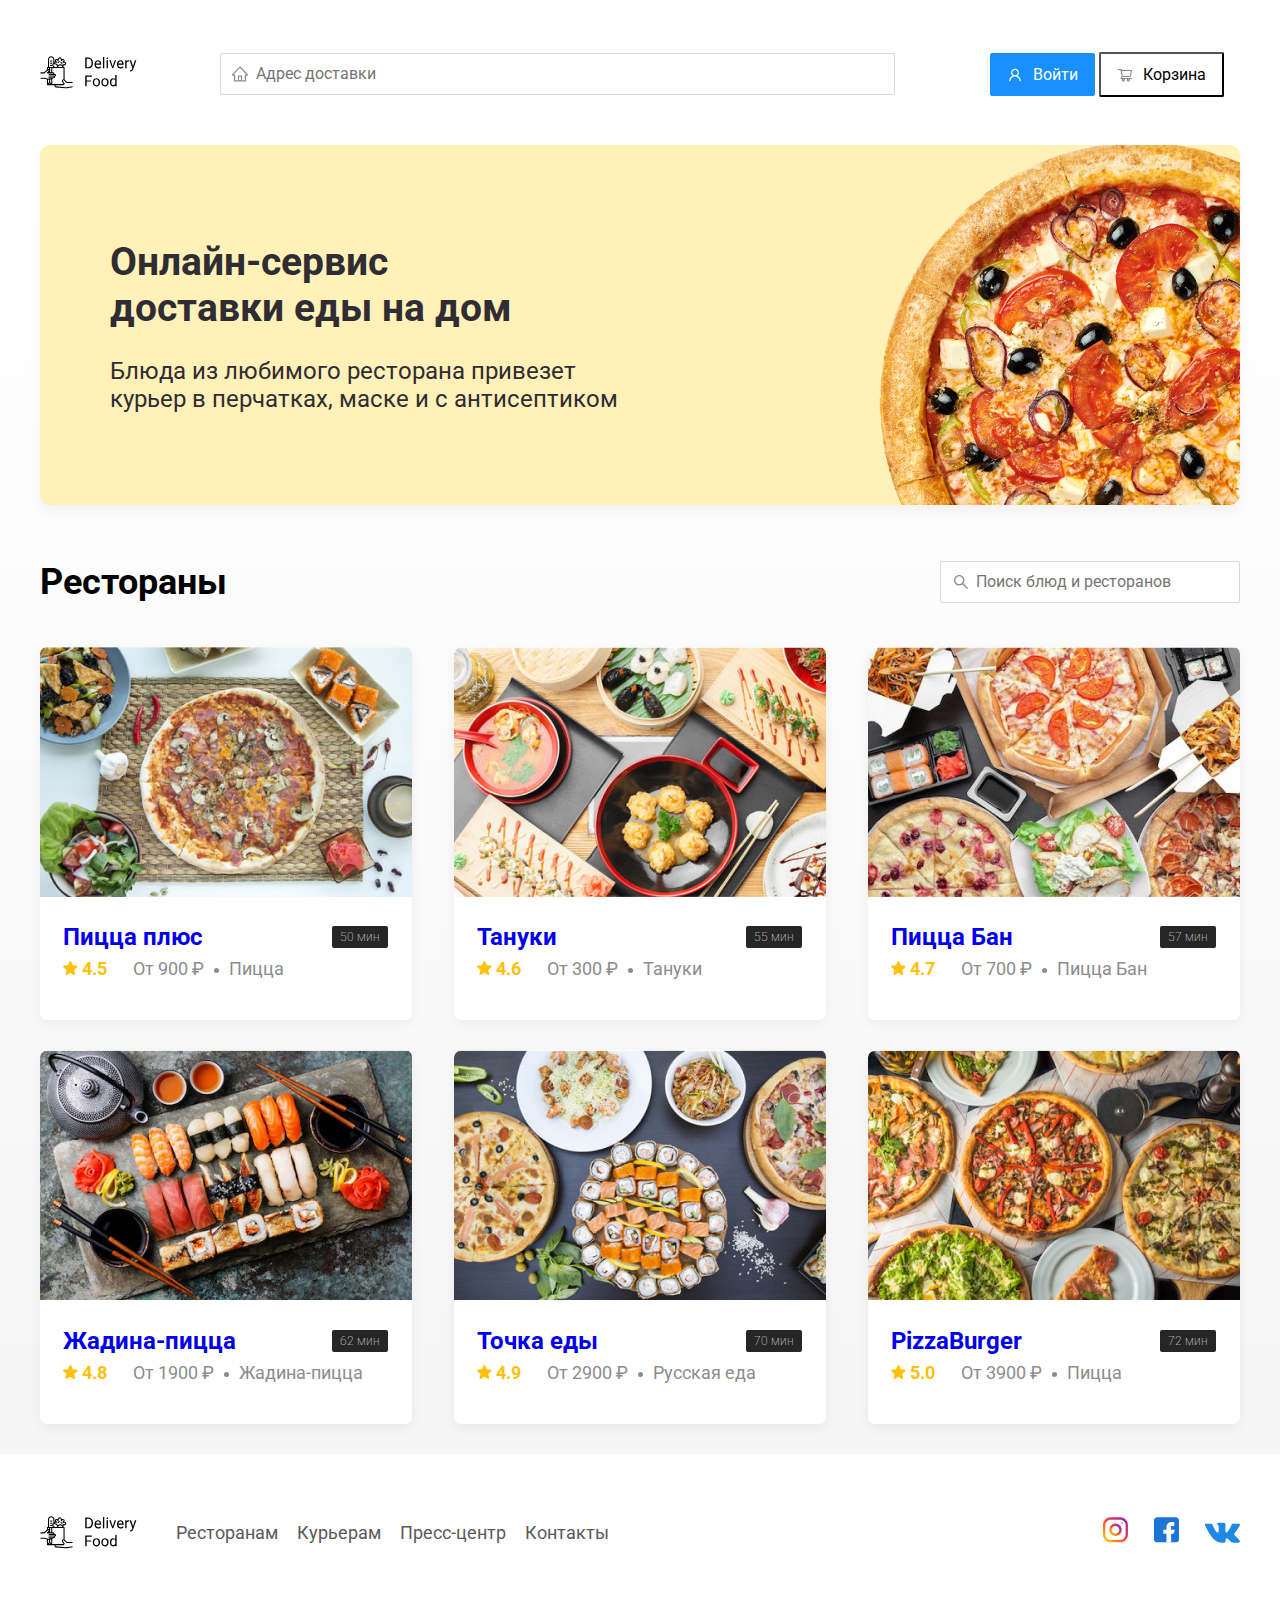
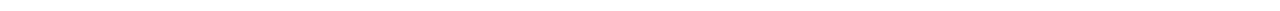
<file: index.html>
<!DOCTYPE html>
<html lang="ru">
  <head>
    <meta charset="UTF-8" />
    <meta name="viewport" content="width=device-width, initial-scale=1.0" />
    <title>Delivery Food - доставка еды на дом</title>
    <!-- Подключили фонт Roboto с http://fonts.google.com/  -->
    <link
      href="https://fonts.googleapis.com/css?family=Roboto:400,700&display=swap&subset=cyrillic"
      rel="stylesheet"
    />
    <!-- C сайта https://necolas.github.io/normalize.css/ -->
    <link rel="stylesheet" href="css\normalize.css" />
    <!-- Подключаем стили -->
    <link rel="stylesheet" href="css/style.css" />
  </head>
  <body>
    <div class="container">
      <!--Шапка сайта -->
      <header class="header">
        <!-- Логотип -->
        <a href="index.html" class="logo">
          <img src="img\logo.svg" alt="Logo" class="logo" />
        </a>
        
        <input
          type="text"
          class="input input-address"
          placeholder="Адрес доставки"
        />
        <div class="button">
          <button class="button button-primary">
            <img src="img/user.svg" alt="user" class="button-icon" />
            <span class="button-text">Войти</span>
          </button>
          <button class="button">
            <img
              src="img/shopping-cart.svg"
              alt="shopping cart"
              class="button-icon"
            />
            <span class="button-text">Корзина</span>
          </button>
        </div>
      </header>
    </div>
    <!-- /.container -->

    <main class="main">
      <div class="container">
        <div class="container">
          <section class="promo">
            <h1 class="promo-title">Онлайн-сервис <br />доставки еды на дом</h1>
            <p class="promo-text">
              Блюда из любимого ресторана привезет курьер в перчатках, маске и с
              антисептиком
            </p>
          </section>

          <section class="restaurants">
            <div class="section-heading">
              <h2 class="section-title">Рестораны</h2>
              <input
                type="text"
                class="input input-search"
                placeholder="Поиск блюд и ресторанов"
              />
            </div>

            <div class="cards">
              <a href="restaurant.html" class="card">
                <img src="img/image.jpg" alt="image" class="card-image" />
                <div class="card-text">
                  <div class="card-heading">
                    <h3 class="card-title">Пицца плюс</h3>
                    <span class="card-tag tag">50 мин</span>
                  </div>
                  <!-- /.card-heading -->
                  <div class="card-info">
                    <div class="rating">
                      <img
                        src="img/rating.svg"
                        alt="rating"
                        class="rating-star"
                      />
                      4.5
                    </div>
                    <div class="price">От 900 ₽</div>
                    <div class="category">Пицца</div>
                  </div>
                  <!-- /.card info -->
                </div>
                <!-- /.cards-text -->
              </a>
              <!-- /.card -->
              <a href="restaurant.html" class="card">
                <img src="img/Tanyki.jpg" alt="Tanyki" class="card-image" />
                <div class="card-text">
                  <div class="card-heading">
                    <h3 class="card-title">Тануки</h3>
                    <span class="card-tag tag">55 мин</span>
                  </div>
                  <!-- /.card-heading -->
                  <div class="card-info">
                    <div class="rating">
                      <img
                        src="img/rating.svg"
                        alt="rating"
                        class="rating-star"
                      />
                      4.6
                    </div>
                    <div class="price">От 300 ₽</div>
                    <div class="category">Тануки</div>
                  </div>
                  <!-- /.card info -->
                </div>
                <!-- /.cards-text -->
              </a>
              <!-- /.card -->
              <a href="restaurant.html" class="card">
                <img src="img/FoodBan.jpg" alt="FoodBan" class="card-image" />
                <div class="card-text">
                  <div class="card-heading">
                    <h3 class="card-title">Пицца Бан</h3>
                    <span class="card-tag tag">57 мин</span>
                  </div>
                  <!-- /.card-heading -->
                  <div class="card-info">
                    <div class="rating">
                      <img
                        src="img/rating.svg"
                        alt="rating"
                        class="rating-star"
                      />
                      4.7
                    </div>
                    <div class="price">От 700 ₽</div>
                    <div class="category">Пицца Бан</div>
                  </div>
                  <!-- /.card info -->
                </div>
                <!-- /.cards-text -->
              </a>
              <!-- /.card -->
              <a href="restaurant.html" class="card">
                <img
                  src="img/Жадина-пицца.jpg"
                  alt="Жадина-пицца"
                  class="card-image"
                />
                <div class="card-text">
                  <div class="card-heading">
                    <h3 class="card-title">Жадина-пицца</h3>
                    <span class="card-tag tag">62 мин</span>
                  </div>
                  <!-- /.card-heading -->
                  <div class="card-info">
                    <div class="rating">
                      <img
                        src="img/rating.svg"
                        alt="rating"
                        class="rating-star"
                      />
                      4.8
                    </div>
                    <div class="price">От 1900 ₽</div>
                    <div class="category">Жадина-пицца</div>
                  </div>
                  <!-- /.card info -->
                </div>
                <!-- /.cards-text -->
              </a>
              <!-- /.card -->
              <a href="restaurant.html" class="card">
                <img src="img/Tochka.jpg" alt="Tochka" class="card-image" />
                <div class="card-text">
                  <div class="card-heading">
                    <h3 class="card-title">Точка еды</h3>
                    <span class="card-tag tag">70 мин</span>
                  </div>
                  <!-- /.card-heading -->
                  <div class="card-info">
                    <div class="rating">
                      <img
                        src="img/rating.svg"
                        alt="rating"
                        class="rating-star"
                      />
                      4.9
                    </div>
                    <div class="price">От 2900 ₽</div>
                    <div class="category">Русская еда</div>
                  </div>
                  <!-- /.card info -->
                </div>
                <!-- /.cards-text -->
              </a>
              <!-- /.card -->
              <a href="restaurant.html" class="card">
                <img src="img/Pizza.jpg" alt="image" class="card-image" />
                <div class="card-text">
                  <div class="card-heading">
                    <h3 class="card-title">PizzaBurger</h3>
                    <span class="card-tag tag">72 мин</span>
                  </div>
                  <!-- /.card-heading -->
                  <div class="card-info">
                    <div class="rating">
                      <img
                        src="img/rating.svg"
                        alt="rating"
                        class="rating-star"
                      />
                      5.0
                    </div>
                    <div class="price">От 3900 ₽</div>
                    <div class="category">Пицца</div>
                  </div>
                  <!-- /.card info -->
                </div>
                <!-- /.cards-text -->
              </a>
              <!-- /.card -->
            </div>
            <!-- /.cards -->
          </section>
        </div>
      </div>
      <!-- /.container -->
    </main>

    <footer class="footer">
      <div class="container">
        <div class="footer-block">
          <img src="img/logo.svg" alt="logo" class="logo footer-logo" />
          <nav class="footer-nav">
            <a href="#" class="footer-link">Ресторанам </a>
            <a href="#" class="footer-link">Курьерам</a>
            <a href="# " class="footer-link">Пресс-центр</a>
            <a href="#" class="footer-link">Контакты</a>
          </nav>
          <div class="social-links">
            <a href="#" class="social-link"
              ><img src="img/instagram.svg" alt="instagram"
            /></a>
            <a href="#" class="social-link"
              ><img src="img/facebook.svg" alt="facebook"
            /></a>
            <a href="#" class="social-link"
              ><img src="img/VK.svg" alt="В контакте"
            /></a>
          </div>
          <!-- /.social-link  -->
        </div>
      </div>
    </footer>
  </body>
</html>
</file>
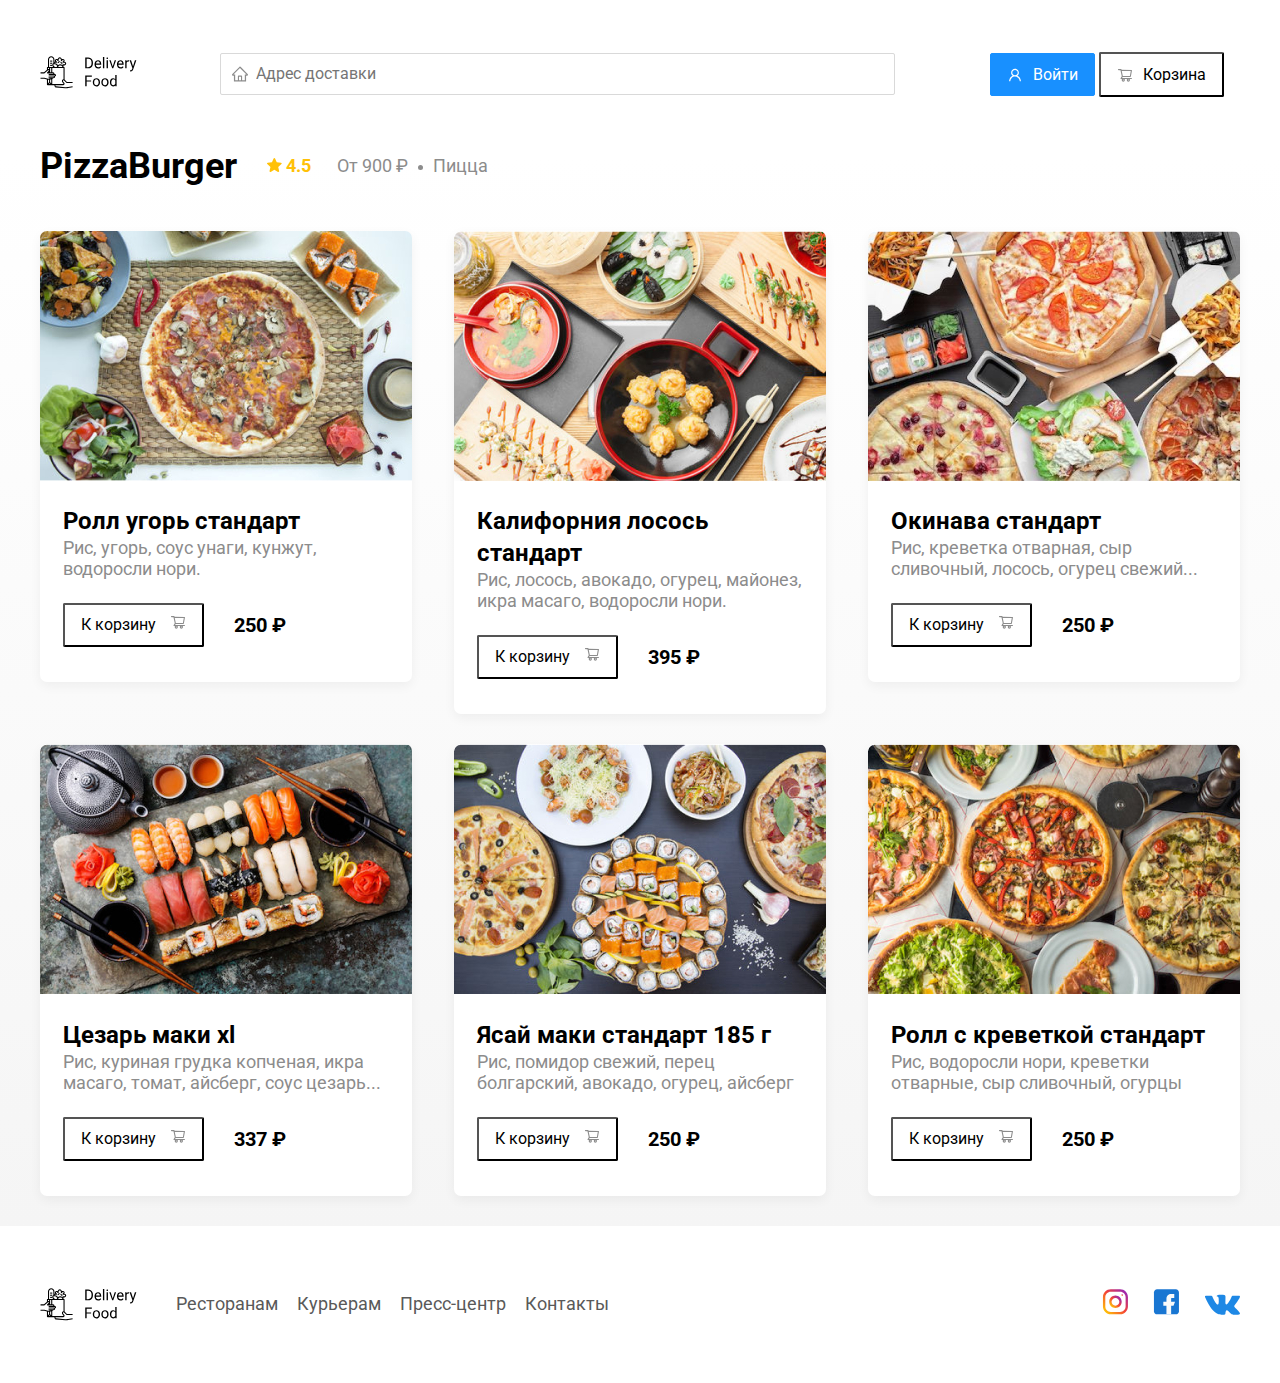
<file: restaurant.html>
<!DOCTYPE html>
<html lang="ru">
  <head>
    <meta charset="UTF-8" />
    <meta name="viewport" content="width=device-width, initial-scale=1.0" />
    <title>PizzaBurger - доставка еды на дом</title>
    <!-- Подключили фонт Roboto с http://fonts.google.com/  -->
    <link
      href="https://fonts.googleapis.com/css?family=Roboto:400,700&display=swap&subset=cyrillic"
      rel="stylesheet"
    />
    <!-- C сайта https://necolas.github.io/normalize.css/ -->
    <link rel="stylesheet" href="css\normalize.css" />
    <!-- Подключаем анимацию https://daneden.github.io/animate.css/ -->
    <link rel="stylesheet" href="css/animate.css">
    <!-- Подключаем стили -->
    <link rel="stylesheet" href="css/style.css" />
  </head>
  <body>
    <div class="container">
      <!--Шапка сайта -->
      <header class="header">
        <!-- Логотип -->
        <a href="index.html" class="logo">
          <img src="img\logo.svg" alt="Logo" class="logo" />
        </a>
        <input
          type="text"
          class="input input-address"
          placeholder="Адрес доставки"
        />
        <div class="button">
          <button class="button button-primary">
            <img src="img/user.svg" alt="user" class="button-icon" />
            <span class="button-text">Войти</span>
          </button>
          <button class="button" id="cart-button">
            <img
              src="img/shopping-cart.svg"
              alt="shopping cart"
              class="button-icon"
            />
            <span class="button-text">Корзина</span>
          </button>
        </div>
      </header>
    </div>
    <!-- /.container -->

    <main class="main">
      <div class="container">
        <div class="container">
          <!--   <section class="promo">
            <h1 class="promo-title">Онлайн-сервис <br />доставки еды на дом</h1>
            <p class="promo-text">
              Блюда из любимого ресторана привезет курьер в перчатках, маске и с
              антисептиком
            </p>
          </section> -->

          <section class="restaurants">
            <div class="section-heading">
              <h2 class="section-title">PizzaBurger</h2>
              <!-- <input
                type="text"
                class="input input-search"
                placeholder="Поиск блюд и ресторанов"
              /> -->
              <div class="card-info">
                <div class="rating">
                  <img src="img/rating.svg" alt="rating" class="rating-star" />
                  4.5
                </div>

                <div class="price">От 900 ₽</div>
                <div class="category">Пицца</div>
              </div>
            </div>

            <div class="cards">
              <div class="card wow fadeInUp" data-wow-delay="0.2s">
                <img src="img/image.jpg" alt="image" class="card-image" />
                <div class="card-text">
                  <div class="card-heading">
                    <h3 class="card-title card-title-tag">
                      Ролл угорь стандарт
                    </h3>
                    <!-- <span class="card-tag tag">50 мин</span> -->
                  </div>
                  <!-- /.card-heading -->
                  <div class="card-info">
                    <!-- <div class="rating">
                      <img
                        src="img/rating.svg"
                        alt="rating"
                        class="rating-star"
                      />
                      4.5
                    </div> -->

                    <!-- <div class="price">От 900 ₽</div> -->
                    <div class="ingedients">
                      Рис, угорь, соус унаги, кунжут, водоросли нори.
                    </div>
                  </div>
                  <!-- /.card info -->
                  <div class="card-buttons">
                    <button class="button batton-primary">
                      <span class="button-card-text">К корзину</span>
                      <img
                        src="img/shopping-cart.svg"
                        alt="shopping-cart-white"
                        class="button-card-image"
                      />
                    </button>
                    <strong class="card-price-bold">250 ₽</strong>
                  </div>
                </div>
                <!-- /.cards-text -->
              </div>
              <!-- /.card -->
              <div class="card wow fadeInUp" data-wow-delay="0.4s" >
                <img src="img/Tanyki.jpg" alt="Tanyki" class="card-image" />
                <div class="card-text">
                  <div class="card-heading">
                    <h3 class="card-title card-title-tag">
                      Калифорния лосось стандарт
                    </h3>
                    <!-- <span class="card-tag tag">50 мин</span> -->
                  </div>
                  <!-- /.card-heading -->
                  <div class="card-info">
                    <!-- <div class="rating">
                      <img
                        src="img/rating.svg"
                        alt="rating"
                        class="rating-star"
                      />
                      4.5
                    </div> -->

                    <!-- <div class="price">От 900 ₽</div> -->
                    <div class="ingedients">
                      Рис, лосось, авокадо, огурец, майонез, икра масаго,
                      водоросли нори.
                    </div>
                  </div>
                  <!-- /.card info -->
                  <div class="card-buttons">
                    <button class="button batton-primary">
                      <span class="button-card-text">К корзину</span>
                      <img
                        src="img/shopping-cart.svg"
                        alt="shopping-cart-white"
                        class="button-card-image"
                      />
                    </button>
                    <strong class="card-price-bold">395 ₽</strong>
                  </div>
                </div>
                <!-- /.cards-text -->
              </div>
              <!-- /.card -->
              <div class="card wow fadeInUp" data-wow-delay="0.6s">
                <img src="img/FoodBan.jpg" alt="FoodBan" class="card-image" />
                <div class="card-text">
                  <div class="card-heading">
                    <h3 class="card-title card-title-tag">Окинава стандарт</h3>
                    <!-- <span class="card-tag tag">50 мин</span> -->
                  </div>
                  <!-- /.card-heading -->
                  <div class="card-info">
                    <!-- <div class="rating">
                      <img
                        src="img/rating.svg"
                        alt="rating"
                        class="rating-star"
                      />
                      4.5
                    </div> -->

                    <!-- <div class="price">От 900 ₽</div> -->
                    <div class="ingedients">
                      Рис, креветка отварная, сыр сливочный, лосось, огурец
                      свежий...
                    </div>
                  </div>
                  <!-- /.card info -->
                  <div class="card-buttons">
                    <button class="button batton-primary">
                      <span class="button-card-text">К корзину</span>
                      <img
                        src="img/shopping-cart.svg"
                        alt="shopping-cart-white"
                        class="button-card-image"
                      />
                    </button>
                    <strong class="card-price-bold">250 ₽</strong>
                  </div>
                </div>
                <!-- /.cards-text -->
              </div>
              <!-- /.card -->
              <div class="card wow fadeInUp" data-wow-delay="0.2s">
                <img
                  src="img/Жадина-пицца.jpg"
                  alt="Жадина-пицца"
                  class="card-image"
                />
                <div class="card-text">
                  <div class="card-heading">
                    <h3 class="card-title card-title-tag">Цезарь маки хl</h3>
                    <!-- <span class="card-tag tag">50 мин</span> -->
                  </div>
                  <!-- /.card-heading -->
                  <div class="card-info">
                    <!-- <div class="rating">
                      <img
                        src="img/rating.svg"
                        alt="rating"
                        class="rating-star"
                      />
                      4.5
                    </div> -->

                    <!-- <div class="price">От 900 ₽</div> -->
                    <div class="ingedients">
                      Рис, куриная грудка копченая, икра масаго, томат, айсберг,
                      соус цезарь...
                    </div>
                  </div>
                  <!-- /.card info -->
                  <div class="card-buttons">
                    <button class="button batton-primary">
                      <span class="button-card-text">К корзину</span>
                      <img
                        src="img/shopping-cart.svg"
                        alt="shopping-cart-white"
                        class="button-card-image"
                      />
                    </button>
                    <strong class="card-price-bold">337 ₽</strong>
                  </div>
                </div>
                <!-- /.cards-text -->
              </div>
              <!-- /.card -->
              <div class="card wow fadeInUp" data-wow-delay="0.4s">
                <img src="img/Tochka.jpg" alt="Tochka" class="card-image" />
                <div class="card-text">
                  <div class="card-heading">
                    <h3 class="card-title card-title-tag">
                      Ясай маки стандарт 185 г
                    </h3>
                    <!-- <span class="card-tag tag">50 мин</span> -->
                  </div>
                  <!-- /.card-heading -->
                  <div class="card-info">
                    <!-- <div class="rating">
                      <img
                        src="img/rating.svg"
                        alt="rating"
                        class="rating-star"
                      />
                      4.5
                    </div> -->

                    <!-- <div class="price">От 900 ₽</div> -->
                    <div class="ingedients">
                      Рис, помидор свежий, перец болгарский, авокадо, огурец,
                      айсберг
                    </div>
                  </div>
                  <!-- /.card info -->
                  <div class="card-buttons">
                    <button class="button batton-primary">
                      <span class="button-card-text">К корзину</span>
                      <img
                        src="img/shopping-cart.svg"
                        alt="shopping-cart-white"
                        class="button-card-image"
                      />
                    </button>
                    <strong class="card-price-bold">250 ₽</strong>
                  </div>
                </div>
                <!-- /.cards-text -->
              </div>
              <!-- /.card -->
              <div class="card wow fadeInUp" data-wow-delay="0.6s">
                <img src="img/Pizza.jpg" alt="image" class="card-image" />
                <div class="card-text">
                  <div class="card-heading">
                    <h3 class="card-title card-title-tag">
                      Ролл с креветкой стандарт
                    </h3>
                    <!-- <span class="card-tag tag">50 мин</span> -->
                  </div>
                  <!-- /.card-heading -->
                  <div class="card-info">
                    <!-- <div class="rating">
                      <img
                        src="img/rating.svg"
                        alt="rating"
                        class="rating-star"
                      />
                      4.5
                    </div> -->

                    <!-- <div class="price">От 900 ₽</div> -->
                    <div class="ingedients">
                      Рис, водоросли нори, креветки отварные, сыр сливочный,
                      огурцы
                    </div>
                  </div>
                  <!-- /.card info -->
                  <div class="card-buttons">
                    <button class="button batton-primary">
                      <span class="button-card-text">К корзину</span>
                      <img
                        src="img/shopping-cart.svg"
                        alt="shopping-cart-white"
                        class="button-card-image"
                      />
                    </button>
                    <strong class="card-price-bold">250 ₽</strong>
                  </div>
                </div>
                <!-- /.cards-text -->
              </div>
              <!-- /.card -->
            </div>
            <!-- /.cards -->
          </section>
        </div>
      </div>
      <!-- /.container -->
    </main>

    <footer class="footer">
      <div class="container">
        <div class="footer-block">
          <img src="img/logo.svg" alt="logo" class="logo footer-logo" />
          <nav class="footer-nav">
            <a href="#" class="footer-link">Ресторанам </a>
            <a href="#" class="footer-link">Курьерам</a>
            <a href="# " class="footer-link">Пресс-центр</a>
            <a href="#" class="footer-link">Контакты</a>
          </nav>
          <div class="social-links">
            <a href="#" class="social-link"
              ><img src="img/instagram.svg" alt="instagram"
            /></a>
            <a href="#" class="social-link"
              ><img src="img/facebook.svg" alt="facebook"
            /></a>
            <a href="#" class="social-link"
              ><img src="img/VK.svg" alt="В контакте"
            /></a>
          </div>
          <!-- /.social-link  -->
        </div>
      </div>
    </footer>

    <div class="modal">
      <div class="modal-dialog">
        <div class="modal-header">
          <h3 class="modal-title">Корзина</h3>
          <div class="button close">&times;</div>
        </div>
        <!-- modal-header -->
        <div class="modal-body">
          <div class="food-row">
            <span class="food-name">Ролл угорь стандарт</span>
            <strong class="food-price">250 ₽</strong>
            <div class="food-counter">
              <button class="counter-button">-</button>
              <span class="counter">1</span>
              <button class="counter-button">+</button>
            </div>
          </div>
          <!-- /.food-row -->
          <div class="food-row">
            <span class="food-name">Ролл угорь стандарт</span>
            <strong class="food-price">250 ₽</strong>
            <div class="food-counter">
              <button class="counter-button">-</button>
              <span class="counter">1</span>
              <button class="counter-button">+</button>
            </div>
          </div>
          <!-- /.food-row -->
          <div class="food-row">
            <span class="food-name">Ролл угорь стандарт</span>
            <strong class="food-price">250 ₽</strong>
            <div class="food-counter">
              <button class="counter-button">-</button>
              <span class="counter">1</span>
              <button class="counter-button">+</button>
            </div>
          </div>
          <!-- /.food-row -->
          <div class="food-row">
            <span class="food-name">Ролл угорь стандарт</span>
            <strong class="food-price">250 ₽</strong>
            <div class="food-counter">
              <button class="counter-button">-</button>
              <span class="counter">1</span>
              <button class="counter-button">+</button>
            </div>
          </div>
          <!-- /.food-row -->
        </div>
        <!-- /.modal-body -->
        <div class="modal-footer">
          <span class="modal-pricetag">1250 ₽</span>
          <div class="footer-buttons">
            <button class="button button-primary">Оформить заказ</button>
            <button class="button">Отмена</button>
          </div>
        </div>
        <!-- /.model-footer -->
      </div>
      <!-- /.modal-dialog -->
    </div>
    <script src="js/wow.min.js"></script>
    <script src="js/main.js"></script>
  </body>
</html>
</file>
<file: css/style.css>
* {
  box-sizing: border-box;
}
body {
  font-family: "Roboto", sans-serif;
  padding-top: 44px;
}
.container {
  max-width: 1200px;
  margin: auto;
}
.header {
  display: flex;
  align-items: center;
  justify-content: space-between;
  /*margin-top: 44px;*/
  margin-bottom: 40px;
}
.input {
  background: #ffffff;
  border: 1px solid #d9d9d9;
  border-radius: 2px;
  font-size: 16px;
  line-height: 24px;
  padding: 8px;
  padding-left: 35px;
  background-repeat: no-repeat;
  background-position: left 11px center;
}
.input-address {
  /*  */
  flex: 0.8;
  /*  width: 690px; */
  background-image: url(../img/home.svg);
}
.input-search {
  width: 300px;
  background-image: url(../img/search.svg);
  margin-left: auto;
}
.button {
  padding: 8px 16px;
  background: #ffffff;
  /*border: 1px solid #d9d9d9;*/
  box-sizing: border-box;
  box-shadow: 0px 0px 2px rgba(0, 0, 0, 0.0015);
  border-radius: 2px;
  /*color: #595959;*/
  font-size: 16px;
  line-height: 24px;
}
.button-primary {
  background: #1890ff;
  border: 1px solid #1890ff;
  color: #ffffff;
}
.button-icon {
  margin-right: 6px;
  vertical-align: middle;
}
.button-text {
  vertical-align: middle;
}
.button-card-text{
  margin-right: 10px;
}
.promo {
  box-shadow: 0px 7px 12px rgba(158, 158, 163, 0.1);
  background: #fff1b8 url(../img/promo-image.jpeg) no-repeat top -10px right -300px/800px;
  border-radius: 10px;
  padding: 68px 70px;
  margin-bottom: 56px;
}
.promo-title {
  font-style: normal;
  font-weight: bold;
  font-size: 39px;
  line-height: 46px;
  color: #302c34;
}
.promo-text {
  font-style: normal;
  font-weight: normal;
  font-size: 24px;
  line-height: 28px;
  color: #302c34;
  max-width: 538px;
}
.main {
  background: linear-gradient(
    180deg,
    rgba(245, 245, 245, 0) 1.04%,
    #f5f5f5 100%
  );
}
.section-heading {
  display: flex;
  align-items: center;
  /* justify-content: space-between; */
  margin-bottom: 44px;
}
.section-title {
  font-style: normal;
  font-weight: bold;
  font-size: 36px;
  line-height: 42px;
  margin: 0px;
  color: #000000;
  margin-right: 30px;
}
.cards {
  display: flex;
  align-items: flex-start;
  justify-content: space-between;
  flex-wrap: wrap;
  
}
.card {
  background: #ffffff;
  box-shadow: 0px 4px 12px rgba(0, 0, 0, 0.05);
  border-radius: 7px;
  overflow: hidden;
  margin-bottom: 30px;
  /*Для адаптивной версти меняем max-width: 385px; на flex-basis: 31%*/
  /*max-width: 385px;*/
  flex-basis: 31%;
  text-decoration: none;
}
.card-image {
  width: 384px;
  height: 250px;
  object-fit: cover;
}
.card-text {
  padding-top: 20px;
  padding-bottom: 35px;
  padding-left: 23px;
  padding-right: 24px;
}
.card-heading {
  display: flex;
  align-items: center;
  justify-content: space-between;
}
.card-title {
  margin: 0;
  font-style: normal;
  font-weight: bold;
  font-size: 24px;
  line-height: 32px;
}
.card-title-tag{
  font-style: 400;
}
.card-tag {
  font-style: normal;
  font-weight: 100;
  font-size: 12px;
  line-height: 20px;
  color: #ffffff;
  background: #262626;
  border-radius: 2px;
  padding: 1px 8px;
}
.card-info {
  display: flex;
  align-items: center;
  flex-wrap: wrap; /* разрешаем перенос названий в карточках */
  /* margin-bottom: 24px; */
}
.card-buttons{
  display: flex;
  align-items: center;
  margin-top: 24px;
}
.card-price-bold{
  font-weight: bold;
  font-size: 20px;
  line-height: 32px;
  margin-left: 30px;
}
.rating {
  margin-right: 26px;
  color: #ffc107;
  font-style: normal;
  font-weight: bold;
  font-size: 18px;
  line-height: 32px;
}
.price,
.category {
  color: #8c8c8c;
  font-size: 18px;
  line-height: 32px;
}
.price {
  margin-right: 10px;
}
.ingedients{
  color: #8c8c8c;
  font-size: 18px;
  line-height: 21px;
}
.category{
  text-overflow: ellipsis; /* Добавляем многоточие */
  overflow: hidden; /* Обрезаем все, что не помещается в область */
  white-space: nowrap; /* Запрещаем перенос строк */
  max-width: 150px;
}
.price:after {
  content: "";
  width: 5px;
  height: 5px;
  background-color: #8c8c8c;
  display: inline-block;
  vertical-align: middle;
  border-radius: 50%;
  margin-left: 10px;
}
.footer {
  padding: 60px 0;
}
.footer-block {
  display: flex;
  align-items: center;
  justify-content: space-between;
}
.footer-nav {
  margin-left: 35px;
  margin-right: auto;
}
.footer-link {
  display: inline-block;
  color: #595959;
  font-style: normal;
  font-weight: normal;
  font-size: 18px;
  line-height: 21px;
  text-decoration: none;
}
.footer-link:not(:last-child) {
  margin-right: 15px;
}
.socioal-links {
  display: flex;
  align-items: center;
}
.social-link:not(:last-child) {
  margin-right: 21px;
}

.modal{
  position: fixed;
  left: 0;
  top: 0;
  width: 100%;
  height: 100%;
  background: rgba(0, 0, 0, 0.4);
  display: none;
}
.is-open{
  display: flex;
}
.modal-dialog{
 max-width: 780px;
 width: 95%;
 /* min-height: 552px; */
  background: #FFFFFF;
  border-radius: 5px;
  margin: auto;
  padding: 40px 45px;
}
.modal-header{
  display: flex;
  align-items: center;
  justify-content: space-between;
  margin-bottom: 45px;
}
.modal-title{
  margin: 0;
  font-weight: bold;
  font-size: 36px;
  line-height: 42px;
}
.close{
  font-size: 36px;
  border: none;
  background-color: transparent;
}
.modal-body{
  margin-bottom: 52px;
}
.food-row{
  display: flex;
  align-items: flex-start;
  justify-content: space-between;
  padding-bottom: 8px;
  border-bottom: 1px solid #D9D9D9;
  margin-bottom: 15px;
}
.food-name{
  font-weight: normal;
  font-size: 18px;
  line-height: 32px;
}
.food-price{
  margin-left: auto;
  margin-right: 47px;
  font-weight: bold;
  font-size: 20px;
  line-height: 32px;
}
.food-counter{
  display: flex;
  align-items: center;
}
.counter-button{
  display: flex;
  align-items: center;
  justify-content: center;
  width: 39px;
  height: 32px;
  background: #FFFFFF;
  border: 1px solid #40A9FF;
  box-sizing: border-box;
  border-radius: 2px;
  font-weight: 100;
  font-size: 14px;
  line-height: 22px;
  color: #40A9FF;
}
.counter{
  font-size: 16px;
  /* line-height: 24; */
  margin-left: 10px;
  margin-right: 10px;
}
.modal-footer{
  display: flex;
  align-items: center;
  justify-content: space-between;
}
.footer-buttons{
display: flex;
align-items: center;
}
.modal-pricetag{
  background: #262626;
  border-radius: 5px;
  color:#FFFFFF;
  padding: 15px 20px;
  font-size: 20px;
  line-height: 23px;
}
/* Простой способ проверить как работаеть медиа запрос
@media (max-width: 1200px){
  body {
    background-color: red;
  }
}
*/
@media (max-width: 1200px) {
  .promo {
    background-position: center right -300;
    background-size: 750px;
  }
  .rating{
    margin-right: 15px;
  }
  .category,
  .price{
    font-size: 14px;
  }
}
@media (max-width: 992px){
  .container {
    max-width: 750px;
  }
  .promo{
    padding: 50px;
    background-size: 400px;
    background-position: center right -200px;
  }
  .promo-text{
    font: 18px;
    max-width: 400px;
  }
  .card{
    flex-basis: 49%;
  }
  .footer-link{
    font-size: 16px;
  }
}
@media (max-width: 768px){
  .container{
    max-width: 560px;
  }
  .cart-info{
    flex-wrap: wrap;
  }
  .card .rating{
    flex-basis: 100%;
  }
  .card-title{
    font-size: 18px;
  }
  .promo{
    background-size: 500px;
    background-position: bottom 100px right -200;
  }
  .promo-title{
    font-size: 24px;
    line-height: 1.4;
    /* margin-bottom: 10px; */
  }
  .promo-text{
    margin-top: 0;
  }
}
@media (max-width: 578px){
  .container{
    width: 90%;
  }
  .header{
    flex-wrap: wrap;
  }
  .input-address{
    margin-top: 15px;
    order: 5;
    flex: 1;
  }
  .promo{
    background-image: none;
  }
  .promo-title{
    margin-bottom: 10px;
  }
  .section-title{
    font-size: 20px;
  }
  .card{
     flex-basis: 100%;
  }
  .card-image{
    width: 100%;
  }
  .footer{
    padding: 30px;
  }
  .footer-block{
    align-items: flex-start;
  }
  .footer-nav{
    /* margin-left: 0; */
    order: 0;
  }
  .footer-logo{
    order: 1;
  }
  .socioal-links{
    order: 2;
  }
}
@media (max-width: 480 px){
  .button-text{
    display: none;
  }
  .promo{
    padding: 20px;
  }
  .section-heading{
    flex-wrap: wrap;
  }
  .footer-block{
    flex-wrap: wrap;
    flex-direction: column;
    align-items: center;
  }
  .footer-logo{
    order: 0;
    margin-bottom: 20px;
  }
  .footer-nav{
    margin-bottom: 20px;
  }
  .footer-link:not(:last-child){
    margin-right: 0;
  }
}
</file>
